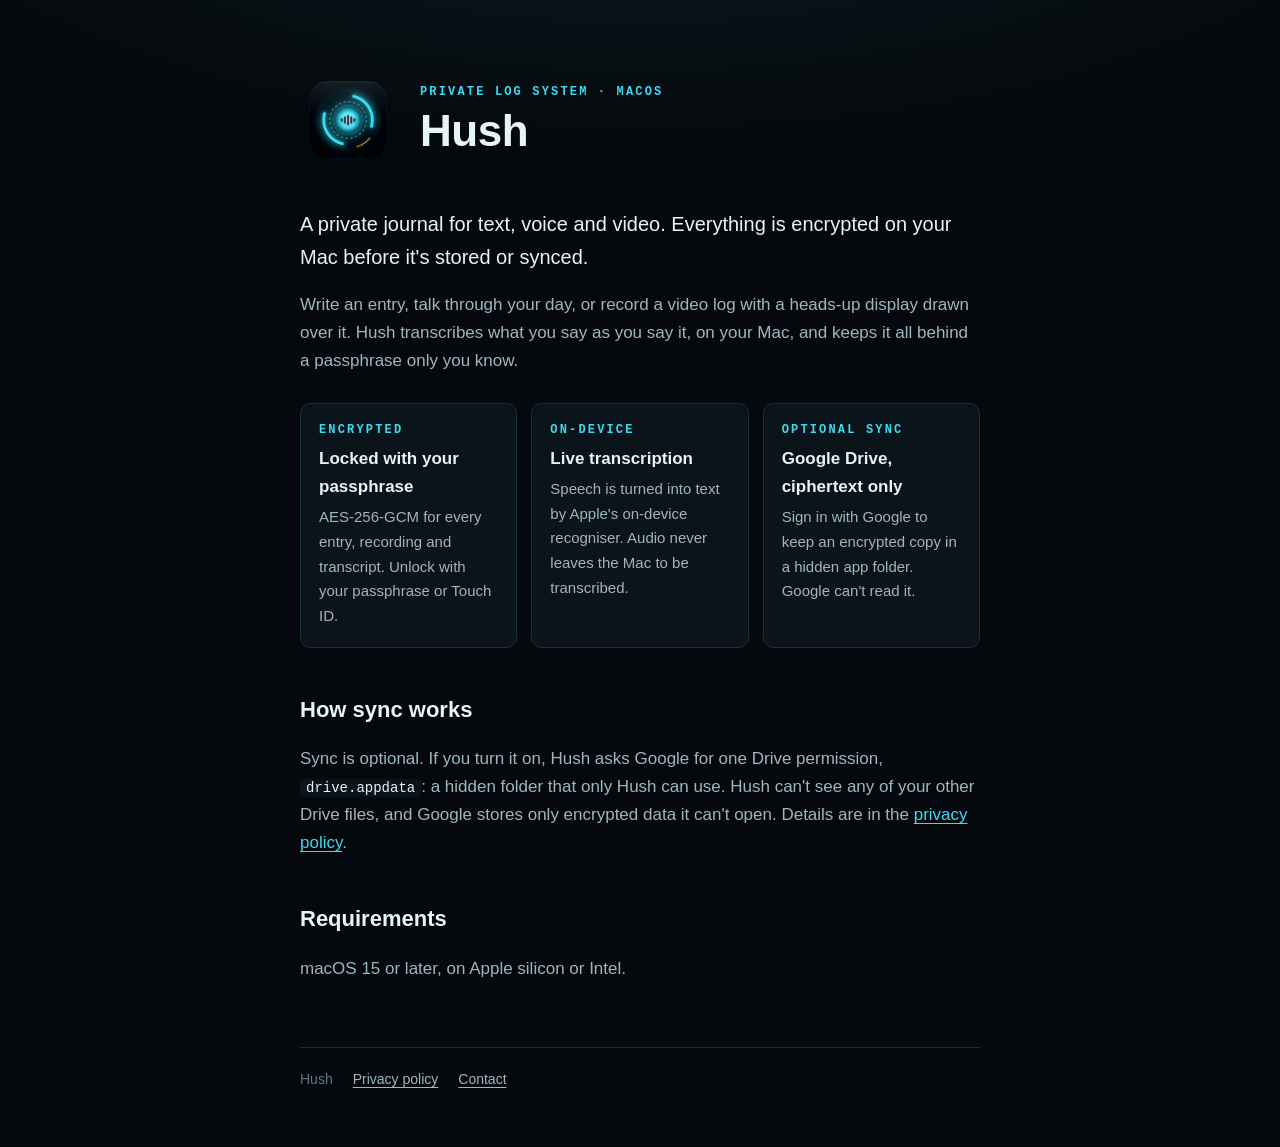
<file: index.html>
<!doctype html>
<html lang="en">
<head>
  <meta charset="utf-8">
  <meta name="viewport" content="width=device-width, initial-scale=1">
  <title>Hush: a private journal for the Mac</title>
  <meta name="description" content="Hush is a private macOS journal for text, voice and video. Everything is encrypted on your Mac before it is stored or synced.">
  <link rel="icon" href="icon.png">
  <link rel="stylesheet" href="style.css">
</head>
<body>
<main>
  <header class="hero">
    <img src="icon.png" alt="Hush app icon">
    <div>
      <div class="caption">Private log system · macOS</div>
      <h1>Hush</h1>
    </div>
  </header>

  <p class="lede">A private journal for text, voice and video. Everything is encrypted on your Mac before it's stored or synced.</p>
  <p>Write an entry, talk through your day, or record a video log with a heads-up display drawn over it. Hush transcribes what you say as you say it, on your Mac, and keeps it all behind a passphrase only you know.</p>

  <div class="grid">
    <div class="card">
      <div class="caption">Encrypted</div>
      <h3>Locked with your passphrase</h3>
      <p>AES-256-GCM for every entry, recording and transcript. Unlock with your passphrase or Touch ID.</p>
    </div>
    <div class="card">
      <div class="caption">On-device</div>
      <h3>Live transcription</h3>
      <p>Speech is turned into text by Apple's on-device recogniser. Audio never leaves the Mac to be transcribed.</p>
    </div>
    <div class="card">
      <div class="caption">Optional sync</div>
      <h3>Google Drive, ciphertext only</h3>
      <p>Sign in with Google to keep an encrypted copy in a hidden app folder. Google can't read it.</p>
    </div>
  </div>

  <h2>How sync works</h2>
  <p>Sync is optional. If you turn it on, Hush asks Google for one Drive permission, <code>drive.appdata</code>: a hidden folder that only Hush can use. Hush can't see any of your other Drive files, and Google stores only encrypted data it can't open. Details are in the <a href="privacy.html">privacy policy</a>.</p>

  <h2>Requirements</h2>
  <p>macOS 15 or later, on Apple silicon or Intel.</p>

  <footer>
    <span>Hush</span>
    <a href="privacy.html">Privacy policy</a>
    <a href="https://github.com/Amanuel-1/hush-journal/issues">Contact</a>
  </footer>
</main>
</body>
</html>
</file>
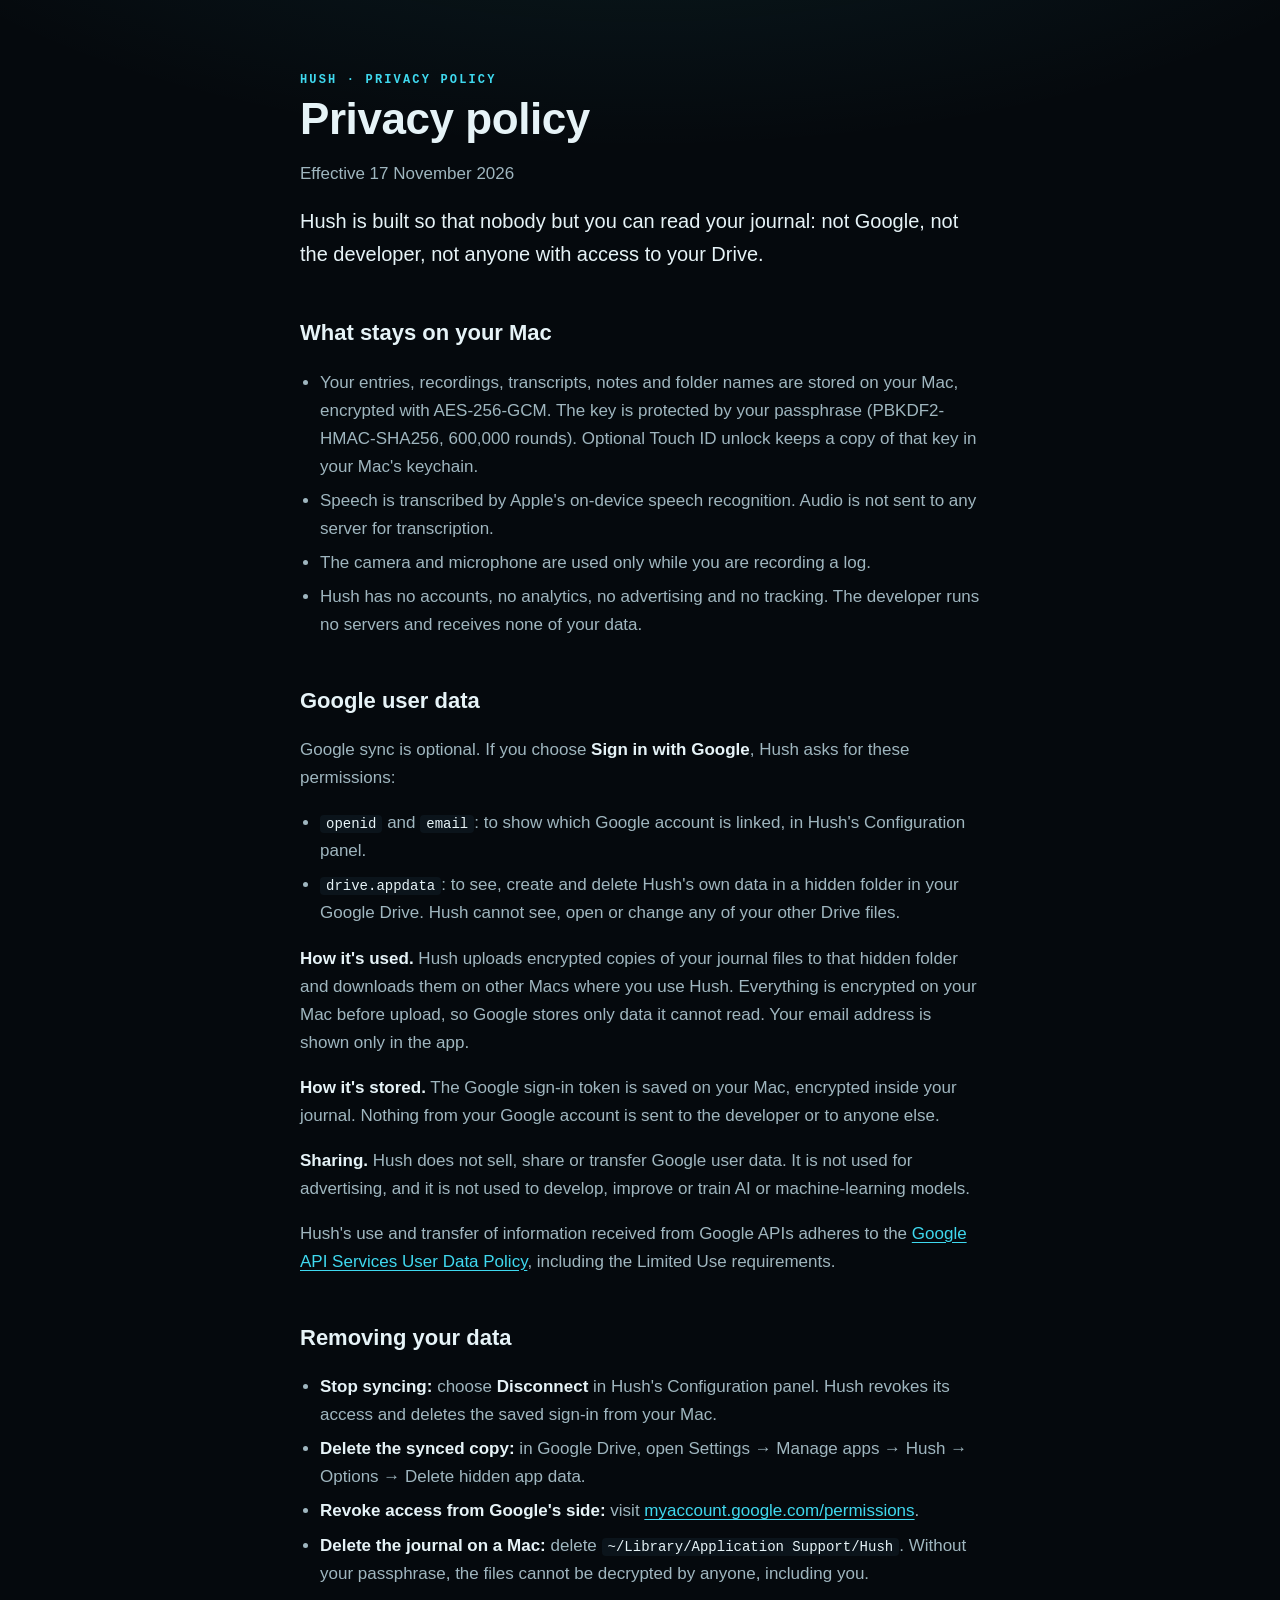
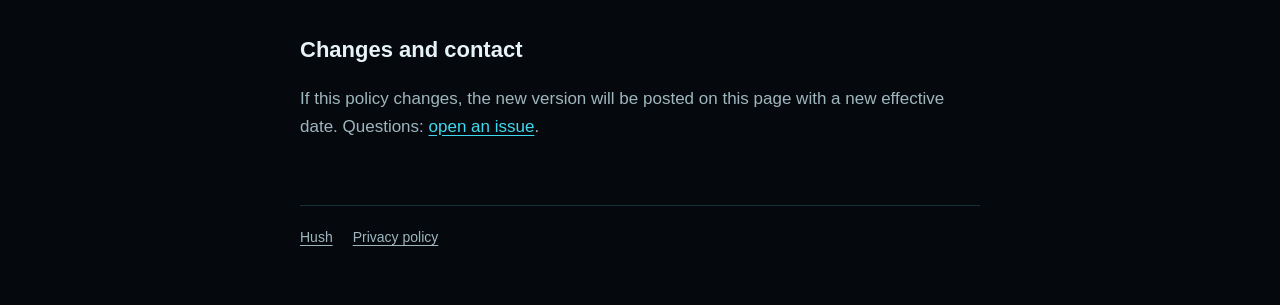
<file: privacy.html>
<!doctype html>
<html lang="en">
<head>
  <meta charset="utf-8">
  <meta name="viewport" content="width=device-width, initial-scale=1">
  <title>Hush Privacy Policy</title>
  <meta name="description" content="How Hush handles your journal and your Google data.">
  <link rel="icon" href="icon.png">
  <link rel="stylesheet" href="style.css">
</head>
<body>
<main>
  <div class="caption"><a href="./" style="text-decoration:none">Hush</a> · Privacy policy</div>
  <h1>Privacy policy</h1>
  <p>Effective 17 November 2026</p>

  <p class="lede">Hush is built so that nobody but you can read your journal: not Google, not the developer, not anyone with access to your Drive.</p>

  <h2>What stays on your Mac</h2>
  <ul>
    <li>Your entries, recordings, transcripts, notes and folder names are stored on your Mac, encrypted with AES-256-GCM. The key is protected by your passphrase (PBKDF2-HMAC-SHA256, 600,000 rounds). Optional Touch ID unlock keeps a copy of that key in your Mac's keychain.</li>
    <li>Speech is transcribed by Apple's on-device speech recognition. Audio is not sent to any server for transcription.</li>
    <li>The camera and microphone are used only while you are recording a log.</li>
    <li>Hush has no accounts, no analytics, no advertising and no tracking. The developer runs no servers and receives none of your data.</li>
  </ul>

  <h2>Google user data</h2>
  <p>Google sync is optional. If you choose <strong>Sign in with Google</strong>, Hush asks for these permissions:</p>
  <ul>
    <li><code>openid</code> and <code>email</code>: to show which Google account is linked, in Hush's Configuration panel.</li>
    <li><code>drive.appdata</code>: to see, create and delete Hush's own data in a hidden folder in your Google Drive. Hush cannot see, open or change any of your other Drive files.</li>
  </ul>
  <p><strong>How it's used.</strong> Hush uploads encrypted copies of your journal files to that hidden folder and downloads them on other Macs where you use Hush. Everything is encrypted on your Mac before upload, so Google stores only data it cannot read. Your email address is shown only in the app.</p>
  <p><strong>How it's stored.</strong> The Google sign-in token is saved on your Mac, encrypted inside your journal. Nothing from your Google account is sent to the developer or to anyone else.</p>
  <p><strong>Sharing.</strong> Hush does not sell, share or transfer Google user data. It is not used for advertising, and it is not used to develop, improve or train AI or machine-learning models.</p>
  <p>Hush's use and transfer of information received from Google APIs adheres to the <a href="https://developers.google.com/terms/api-services-user-data-policy">Google API Services User Data Policy</a>, including the Limited Use requirements.</p>

  <h2>Removing your data</h2>
  <ul>
    <li><strong>Stop syncing:</strong> choose <strong>Disconnect</strong> in Hush's Configuration panel. Hush revokes its access and deletes the saved sign-in from your Mac.</li>
    <li><strong>Delete the synced copy:</strong> in Google Drive, open Settings → Manage apps → Hush → Options → Delete hidden app data.</li>
    <li><strong>Revoke access from Google's side:</strong> visit <a href="https://myaccount.google.com/permissions">myaccount.google.com/permissions</a>.</li>
    <li><strong>Delete the journal on a Mac:</strong> delete <code>~/Library/Application Support/Hush</code>. Without your passphrase, the files cannot be decrypted by anyone, including you.</li>
  </ul>

  <h2>Changes and contact</h2>
  <p>If this policy changes, the new version will be posted on this page with a new effective date. Questions: <a href="https://github.com/Amanuel-1/hush-journal/issues">open an issue</a>.</p>

  <footer>
    <a href="./">Hush</a>
    <a href="privacy.html">Privacy policy</a>
  </footer>
</main>
</body>
</html>
</file>
<file: style.css>
:root {
  --bg: #05090d;
  --panel: #0b141b;
  --line: #16303b;
  --text: #e6f3f7;
  --text2: #9fb6bf;
  --text3: #5f7882;
  --cyan: #3fd9ef;
  color-scheme: dark;
}

* { box-sizing: border-box; }

html { background: var(--bg); }

body {
  margin: 0;
  background:
    radial-gradient(1200px 500px at 50% -200px, rgba(63, 217, 239, 0.10), transparent 70%),
    var(--bg);
  color: var(--text);
  font: 17px/1.65 -apple-system, BlinkMacSystemFont, "SF Pro Text", "Helvetica Neue", Arial, sans-serif;
  -webkit-font-smoothing: antialiased;
}

main { max-width: 720px; margin: 0 auto; padding: 72px 20px 56px; }

.caption {
  font: 600 12px/1.4 ui-monospace, "SF Mono", Menlo, monospace;
  letter-spacing: 0.18em;
  text-transform: uppercase;
  color: var(--cyan);
}

header.hero { display: flex; gap: 24px; align-items: center; margin-bottom: 40px; }
header.hero img { width: 96px; height: 96px; flex: none; }
h1 { font-size: 44px; line-height: 1.1; margin: 6px 0 0; letter-spacing: -0.01em; }
h2 { font-size: 22px; margin: 44px 0 10px; }
p, li { color: var(--text2); }
strong { color: var(--text); font-weight: 600; }
a { color: var(--cyan); text-underline-offset: 3px; }
code { font: 14px ui-monospace, "SF Mono", Menlo, monospace; color: var(--text); background: var(--panel); padding: 1px 6px; border-radius: 4px; }

.lede { font-size: 20px; color: var(--text); margin: 0 0 8px; }

.grid { display: grid; grid-template-columns: repeat(auto-fit, minmax(200px, 1fr)); gap: 14px; margin: 28px 0; }
.card { background: var(--panel); border: 1px solid var(--line); border-radius: 10px; padding: 18px 18px 6px; }
.card h3 { margin: 6px 0 4px; font-size: 17px; }
.card p { margin: 0 0 12px; font-size: 15px; }

ul { padding-left: 20px; }
li { margin: 6px 0; }

footer { margin-top: 64px; padding-top: 20px; border-top: 1px solid var(--line); color: var(--text3); font-size: 14px; display: flex; flex-wrap: wrap; gap: 8px 20px; }
footer a { color: var(--text2); }

@media (max-width: 520px) {
  main { padding-top: 48px; }
  header.hero { flex-direction: column; align-items: flex-start; gap: 16px; }
  h1 { font-size: 36px; }
}
</file>
